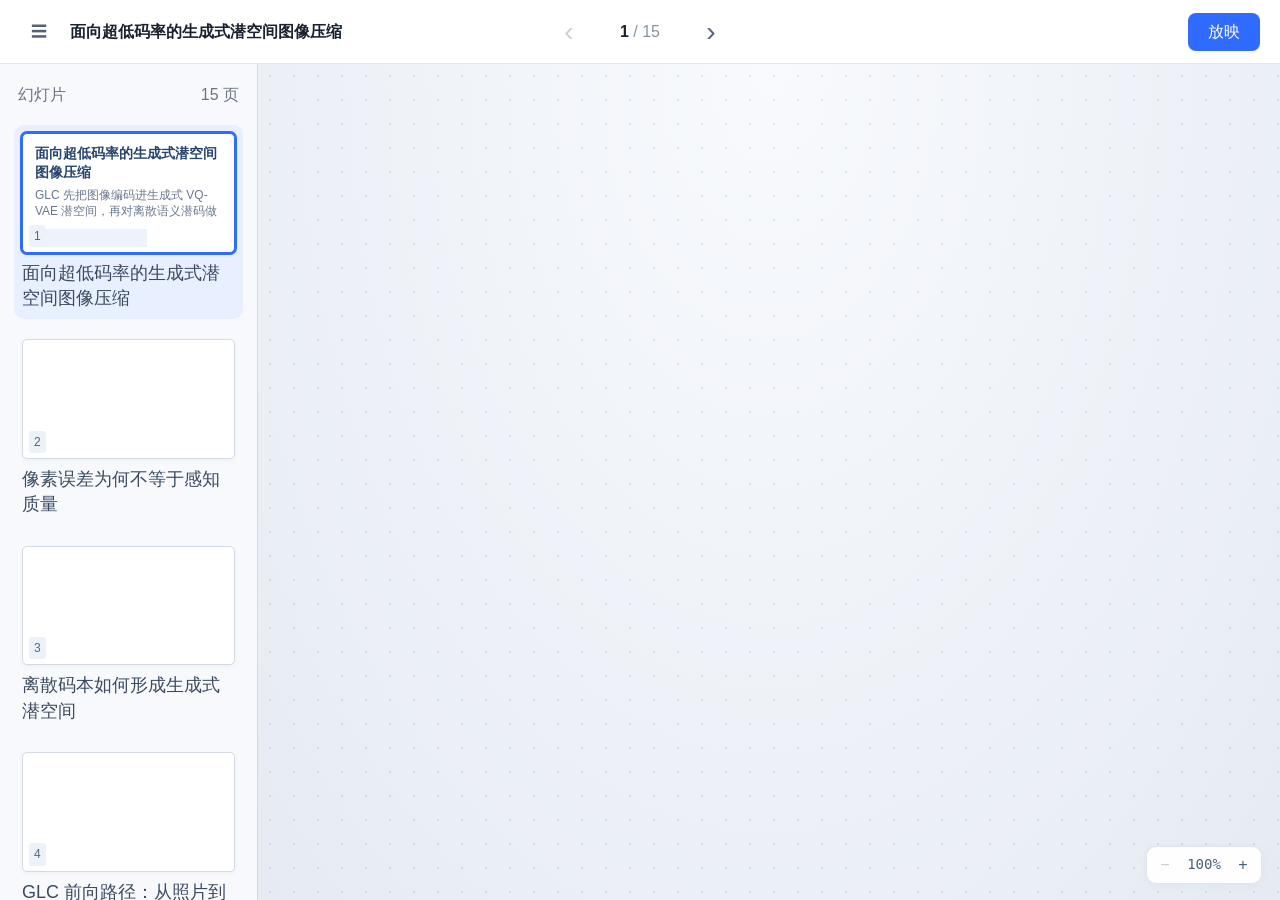
<file: index.html>
<!doctype html><html lang="zh-CN"><meta charset="utf-8"><meta name="viewport" content="width=device-width,initial-scale=1"><meta http-equiv="refresh" content="0;url=./papers/generative_latent_coding_for_ultra_low_bitrate_image_compression/yxy1109/"><title>GLC Interactive Tutorial</title><body><a href="./papers/generative_latent_coding_for_ultra_low_bitrate_image_compression/yxy1109/">Open the interactive tutorial</a></body></html>
</file>
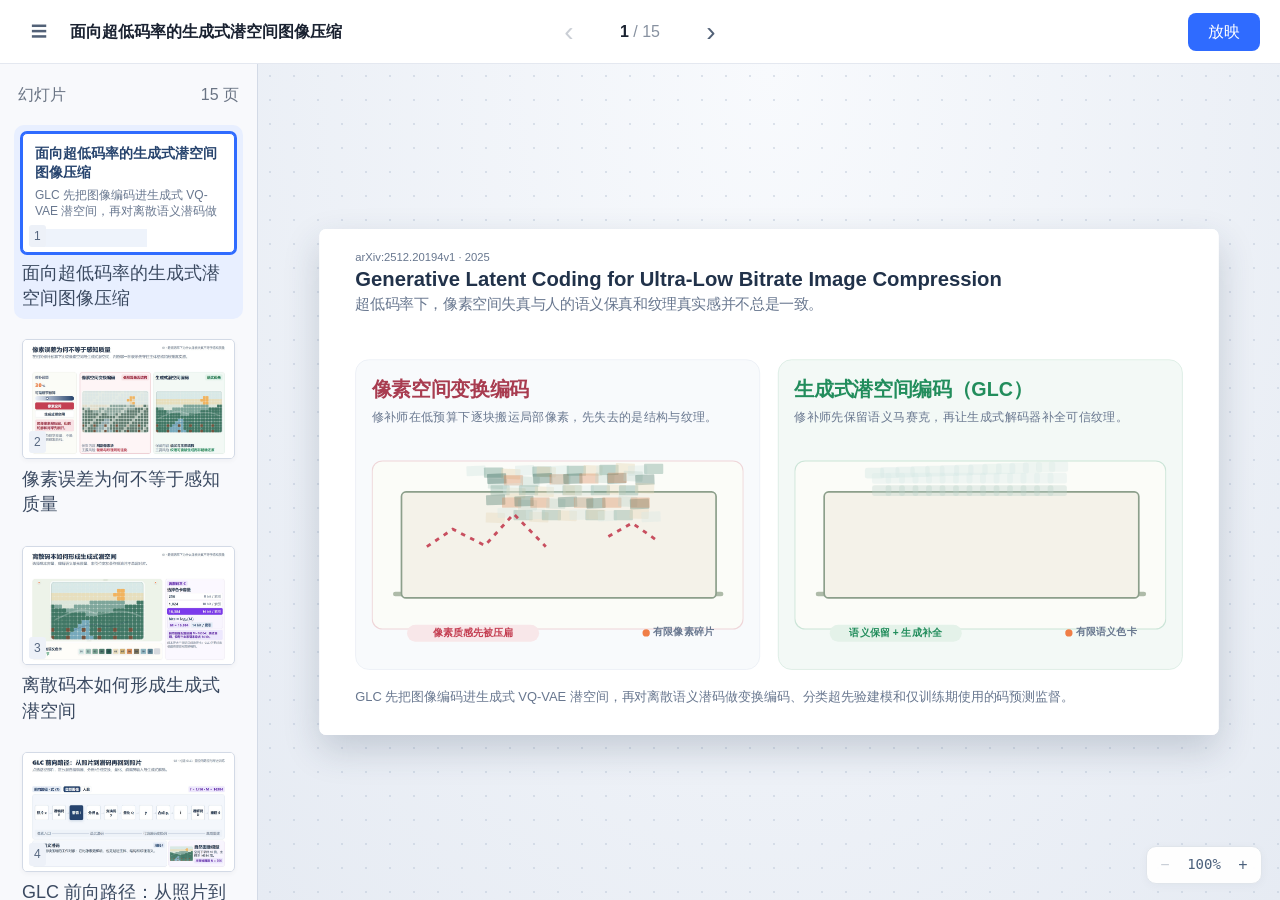
<file: papers/generative_latent_coding_for_ultra_low_bitrate_image_compression/yxy1109/index.html>
<!DOCTYPE html>
<html lang="zh-CN">
  <head>
    <meta charset="UTF-8" />
    <!-- 固定幻灯片画布由 SlideStage 等比缩放至可用视口 -->
    <meta name="viewport" content="width=device-width, initial-scale=1, user-scalable=yes" />
    <title>面向超低码率的生成式潜空间图像压缩 · 交互式教程</title>
    <script type="module" crossorigin src="./assets/index-B8i2TqL6.js"></script>
    <link rel="stylesheet" crossorigin href="./assets/index-Dh8nultm.css">
  </head>
  <body>
    <div id="root"></div>
  </body>
</html>
</file>
<file: papers/generative_latent_coding_for_ultra_low_bitrate_image_compression/yxy1109/assets/index-Dh8nultm.css>
:root{--ppt-body-text: 28px;--ppt-body-heading: 34px;--ppt-body-emphasis: 44px}.ppt-app{position:fixed;top:0;right:0;bottom:0;left:0;display:grid;grid-template-rows:64px minmax(0,1fr);color:#1a2231;background:#eceff5}.ppt-app button{cursor:pointer;font:inherit}.ppt-app button:focus-visible{outline:3px solid #2f6bff;outline-offset:3px}.ppt-toolbar{display:grid;grid-template-columns:minmax(0,1fr) auto minmax(0,1fr);align-items:center;padding:0 20px;gap:16px;background:#fff;border-bottom:1px solid #e4e8f0;font-size:16px}.ppt-toolbar-group,.ppt-pager{display:flex;align-items:center;gap:12px;min-width:0}.ppt-toolbar button,.ppt-fullscreen-nav button,.ppt-notes button{border:0;border-radius:8px;background:transparent;color:#526177;min-width:38px;min-height:38px;padding:4px 10px}.ppt-toolbar button:hover,.ppt-fullscreen-nav button:hover{background:#eef3ff;color:#2455d8}.ppt-app button:disabled{opacity:.3;cursor:default}.ppt-brand{font-weight:650;white-space:nowrap;overflow:hidden;text-overflow:ellipsis}.ppt-tools{justify-content:flex-end}.ppt-toolbar .ppt-present{background:#2f6bff;color:#fff;padding:4px 20px}.ppt-pager{font-variant-numeric:tabular-nums;gap:16px}.ppt-pager>span{min-width:72px;text-align:center}.ppt-pager>span>span{color:#8791a0}.ppt-pager button{font-size:28px}.ppt-workspace{display:flex;min-height:0;min-width:0}.ppt-directory{width:258px;flex:none;min-height:0;background:#f8f9fc;border-right:1px solid #d3dae6;display:flex;flex-direction:column}.ppt-directory-label{flex:none;padding:17px 18px;display:flex;align-items:center;justify-content:space-between;font-size:16px;color:#6a7484}.ppt-directory nav{overflow-y:auto;min-height:0;padding:0 14px 18px;scrollbar-width:thin}.ppt-thumb{display:block;width:100%;border:0;padding:8px;margin:0 0 12px;border-radius:10px;background:transparent;text-align:left}.ppt-thumb:hover{background:#e9edf5}.ppt-thumb.is-active{background:#e8efff}.ppt-thumb-preview{display:block;aspect-ratio:16/9;background:#fff;border:1px solid #d3dae6;border-radius:5px;position:relative;overflow:hidden;box-shadow:0 2px 5px #1a22310a}.ppt-thumb.is-active .ppt-thumb-preview{border-color:#2f6bff;box-shadow:0 0 0 2px #2f6bff}.ppt-thumb-preview img{width:100%;height:100%;object-fit:contain}.ppt-thumb-number{position:absolute;bottom:5px;left:6px;padding:1px 5px;font-size:12px;background:#edf1f8;border-radius:3px;color:#566780}.ppt-thumb-title{display:block;margin-top:8px;color:#3b4a61;font-size:18px;line-height:1.4}.ppt-thumb-summary{display:flex;flex-direction:column;padding:10px 12px;gap:5px;color:#27446e}.ppt-thumb-summary strong{font-size:14px;line-height:1.35}.ppt-thumb-summary>span{font-size:12px;line-height:1.35;max-height:33px;overflow:hidden;color:#68778f}.ppt-thumb-summary i{display:block;width:60%;height:18px;background:#eef3fb;border-left:3px solid #f07e47;margin-top:4px}.ppt-stage-area{flex:1;min-width:0;min-height:0;max-width:none;padding:0;margin:0;position:relative;display:flex;background:radial-gradient(#b8c4d573 1px,transparent 1px),radial-gradient(ellipse at top,#f8fafd,#e6ebf3);background-size:24px 24px,100% 100%}.ppt-stage-area .slide-content{border-radius:12px;box-shadow:0 26px 64px #24365033;background:#fff}.ppt-stage-area.is-presenting{background:#111827;width:100%;height:100%}.ppt-stage-area.is-presenting .slide-content{border-radius:0;box-shadow:none}.ppt-stage-area .slide-zoom-controls{top:auto;bottom:16px;right:18px}.ppt-stage-area .slide-zoom-controls .slide-zoom-reset{font-size:14px}.ppt-notes{width:300px;flex:none;background:#fff;border-left:1px solid #e4e8f0;padding:0 22px 24px;overflow-y:auto}.ppt-notes .ppt-directory-label{padding-left:0;padding-right:0}.ppt-notes h2{font-size:20px;line-height:1.5;margin:16px 0}.ppt-notes p{font-size:17px;line-height:1.85;white-space:pre-wrap}.ppt-notes-next{color:#68778f;border-top:1px solid #e4e8f0;padding-top:20px}.ppt-scrim{display:none}.ppt-fullscreen-nav{position:absolute;bottom:16px;left:50%;transform:translate(-50%);display:flex;align-items:center;gap:12px;background:#fffffff0;padding:4px;border-radius:10px;font-size:16px}.ppt-notice{position:absolute;bottom:64px;left:24px;background:#fff;padding:12px;font-size:16px}.ppt-page{width:1600px;height:900px;position:relative;background:#fff;color:#21324a}.ppt-heading{position:absolute;left:64px;top:42px;width:1472px;height:184px;display:grid;grid-template-columns:minmax(0,1fr) auto;grid-template-rows:min-content min-content;align-content:start;column-gap:28px;row-gap:8px}.ppt-heading-chapter{grid-column:2;grid-row:1;justify-self:end;text-align:right;white-space:nowrap}.ppt-heading-chapter .ppt-type-small{font-size:28px;line-height:1.3}.ppt-heading-title{grid-column:1;grid-row:1;min-width:0}.ppt-heading-goal{grid-column:1 / -1;grid-row:2;min-width:0}.ppt-body{position:absolute;left:64px;top:246px;width:1472px;height:622px;font-size:var(--ppt-body-text);line-height:1.42}.ppt-body .ppt-type-body,.ppt-body .ppt-type-small,.ppt-body .ppt-type-subtitle{font-size:var(--ppt-body-text)}.ppt-body .ppt-type-h2,.ppt-body .ppt-type-h3{font-size:var(--ppt-body-heading)}.ppt-body .ppt-type-display,.ppt-body .ppt-type-h1{font-size:var(--ppt-body-emphasis)}.ppt-layout{width:100%;height:100%;min-width:0;min-height:0}.ppt-type{margin:0;padding:0;color:inherit}.ppt-type-display{font-size:60px;line-height:1.25;font-weight:800}.ppt-type-h1{font-size:52px;line-height:1.25;font-weight:800}.ppt-type-h2{font-size:40px;line-height:1.22;font-weight:800}.ppt-type-h3{font-size:35px;line-height:1.35;font-weight:800}.ppt-type-subtitle{font-size:32px;line-height:1.6;font-weight:500}.ppt-type-body{font-size:29px;line-height:1.7;font-weight:500}.ppt-type-small{font-size:23px;line-height:1.7;font-weight:500}.ppt-muted{color:#68778f}.ppt-body canvas{max-width:100%}.ppt-capture{width:1600px;height:900px;overflow:hidden;background:#fff}.ppt-capture>section{width:1600px;height:900px}.ppt-cover{width:1600px;height:900px;background:#fff;position:relative;color:#21324a}.ppt-cover-top{position:absolute;left:64px;top:36px;width:1472px;height:190px;display:flex;flex-direction:column;gap:10px}.ppt-cover-top .ppt-type-display{font-size:52px}.ppt-cover-top.is-long-title .ppt-type-display{font-size:42px;line-height:1.14}.ppt-cover-top.is-very-long-title .ppt-type-display{font-size:36px;line-height:1.12}.ppt-cover-comparison{position:absolute;left:64px;top:232px;width:1472px;height:552px;display:grid;grid-template-columns:1fr 1fr;gap:32px}.ppt-cover-panel{padding:28px;border:1px solid #e2e8f0;border-radius:24px;background:#f8fafc;display:grid;grid-template-rows:100px minmax(0,1fr);gap:8px}.ppt-cover-panel.is-new{background:#f3f9f6;border-color:#cce5d8}.ppt-cover-panel.is-old h3{color:#a83c50}.ppt-cover-panel.is-new h3{color:#228d5c}.ppt-cover-panel-heading{display:flex;flex-direction:column;gap:12px}.ppt-cover-animation{min-height:0;min-width:0}.ppt-cover-animation>*{max-width:100%}.ppt-cover-animation canvas{max-width:100%;height:auto}.ppt-cover-footer{position:absolute;left:64px;top:800px;width:1472px;height:64px;display:flex;align-items:center;justify-content:space-between}@media(max-width:1100px){.ppt-notes{position:absolute;right:0;top:64px;bottom:0;z-index:30;box-shadow:-8px 0 30px #1a223115}}@media(max-width:768px){.ppt-toolbar{padding:0 8px;gap:4px;grid-template-columns:42px minmax(0,1fr) auto}.ppt-brand{display:none}.ppt-pager{justify-content:center;gap:4px}.ppt-tools{gap:2px}.ppt-toolbar .ppt-present{padding:4px 10px}.ppt-directory{position:absolute;top:64px;bottom:0;left:0;z-index:50;width:min(280px,82vw);box-shadow:8px 0 30px #1a223122}.ppt-scrim{display:block;position:absolute;top:64px;right:0;bottom:0;left:0;z-index:40;border:0;border-radius:0;background:#1a223144}}:root{--ui-bg-page: #eef2f7;--ui-bg-page-top: #f7f9fc;--ui-bg-card: #ffffff;--ui-bg-soft: #eef3fb;--ui-bg-muted: #f6f8fc;--ui-text-main: #21324a;--ui-text-muted: #68778f;--ui-text-light: #8b97ab;--ui-border: #d7deea;--ui-border-strong: #9fb0c8;--ui-accent: #27446e;--ui-accent-alt: #f07e47;--ui-success: #228d5c;--ui-warning: #c07100;--ui-danger: #c43f52;--bg: var(--ui-bg-page);--paper: var(--ui-bg-card);--paper-2: var(--ui-bg-muted);--ink: var(--ui-text-main);--ink-2: var(--ui-text-muted);--slate: var(--ui-text-muted);--slate-2: var(--ui-text-light);--line: var(--ui-border);--line-2: var(--ui-border-strong);--blue: var(--ui-accent);--blue-soft: var(--ui-bg-soft);--green: var(--ui-success);--green-soft: rgba(34, 141, 92, .12);--orange: var(--ui-accent-alt);--orange-soft: rgba(240, 126, 71, .12);--purple: #7c3aed;--purple-soft: #f5f3ff;--red: var(--ui-danger);--red-soft: rgba(196, 63, 82, .1);--yellow: var(--ui-warning);--yellow-soft: rgba(192, 113, 0, .14);--olive: var(--ui-success);--sky: #4f7fb5;--rust: var(--ui-accent-alt);--accent: var(--ui-accent);--bad: var(--ui-danger);--ui-shadow-soft: 0 12px 34px rgba(25, 42, 70, .08);--ui-shadow-hover: 0 16px 40px rgba(25, 42, 70, .12);--shadow: var(--ui-shadow-soft);--shadow-soft: 0 4px 14px rgba(25, 42, 70, .05);--shadow-hover: var(--ui-shadow-hover);--ui-radius-xl: 24px;--ui-radius-lg: 18px;--ui-radius-md: 12px;--ui-radius-sm: 8px;--ui-radius-pill: 999px;--radius: var(--ui-radius-lg);--radius-sm: var(--ui-radius-md);--ui-font-sans: "Segoe UI", "PingFang SC", "Hiragino Sans GB", Arial, sans-serif;--ui-font-mono: "Cascadia Code", "SFMono-Regular", Consolas, monospace;--ui-type-display-size: clamp(2.25rem, 4vw, 2.625rem);--ui-type-display-weight: 800;--ui-type-display-line-height: 1.08;--ui-type-display-letter-spacing: -.03em;--ui-type-h1-size: clamp(2rem, 3.5vw, 2.25rem);--ui-type-h1-weight: 800;--ui-type-h1-line-height: 1.12;--ui-type-h1-letter-spacing: -.02em;--ui-type-h2-size: clamp(1.5rem, 3vw, 1.75rem);--ui-type-h2-weight: 800;--ui-type-h2-line-height: 1.22;--ui-type-h2-letter-spacing: -.01em;--ui-type-h3-size: 1.5rem;--ui-type-h3-weight: 800;--ui-type-h3-line-height: 1.35;--ui-type-subtitle-size: 1.375rem;--ui-type-subtitle-weight: 500;--ui-type-subtitle-line-height: 1.6;--ui-type-body-size: 1.25rem;--ui-type-body-weight: 500;--ui-type-body-line-height: 1.7;--ui-type-body-small-size: 1rem;--ui-type-body-small-weight: 500;--ui-type-body-small-line-height: 1.7;--ui-type-formula-size: var(--ui-type-subtitle-size);--ui-type-formula-weight: 700;--ui-type-formula-line-height: 1.35;--ease-out: cubic-bezier(.16, 1, .3, 1);--ease-in-out: cubic-bezier(.65, 0, .35, 1);--ease-spring: cubic-bezier(.34, 1.56, .64, 1);--t-fast: .16s;--t-med: .28s;--t-slow: .48s}*{box-sizing:border-box;margin:0;padding:0}html{scroll-behavior:smooth}body{min-width:320px;font-family:var(--ui-font-sans);background:radial-gradient(circle at top left,rgba(39,68,110,.06),transparent 30%),linear-gradient(180deg,var(--ui-bg-page-top) 0%,var(--ui-bg-page) 100%);color:var(--ink);font-size:var(--ui-type-body-size);font-weight:var(--ui-type-body-weight);line-height:var(--ui-type-body-line-height);-webkit-font-smoothing:antialiased}a{color:var(--blue);text-decoration:none}a:hover{text-decoration:underline}p{margin:.7em 0}button,input,select,textarea{font:inherit}button{transition:transform var(--t-fast) var(--ease-out),box-shadow var(--t-fast) var(--ease-out),background-color var(--t-fast) var(--ease-out),border-color var(--t-fast) var(--ease-out),color var(--t-fast) var(--ease-out)}button{cursor:pointer}button:active{transform:translateY(0) scale(.97)}button:focus-visible,[tabindex]:focus-visible,a:focus-visible,input:focus-visible{outline:3px solid rgba(39,68,110,.4);outline-offset:3px;border-radius:inherit}canvas{display:block;max-width:100%;margin:8px auto;background:var(--paper);border:1px solid var(--line);border-radius:var(--ui-radius-sm)}input[type=range]{-webkit-appearance:none;-moz-appearance:none;appearance:none;width:100%;height:6px;background:linear-gradient(90deg,var(--blue-soft),var(--blue));border-radius:var(--ui-radius-pill);outline:none;cursor:pointer}input[type=range]::-webkit-slider-thumb{-webkit-appearance:none;-moz-appearance:none;appearance:none;width:20px;height:20px;background:#fff;border:3px solid var(--blue);border-radius:50%;box-shadow:0 2px 8px #192a4633;transition:transform var(--t-fast) var(--ease-spring)}input[type=range]::-webkit-slider-thumb:hover{transform:scale(1.15)}input[type=range]::-moz-range-thumb{width:20px;height:20px;background:#fff;border:3px solid var(--blue);border-radius:50%;box-shadow:0 2px 8px #192a4633}.formula-explain{position:relative;margin:14px 0;padding:20px;background:linear-gradient(135deg,var(--blue-soft) 0%,var(--green-soft) 100%);border:1px solid var(--line);border-radius:var(--radius-sm);text-align:center}.fe-formula{display:inline-block;margin:4px 0;padding:12px 22px;background:#fff;border:1px solid var(--line);border-radius:var(--ui-radius-sm);color:var(--blue);font-family:"Cambria Math",Georgia,serif;font-size:var(--ppt-body-emphasis);font-weight:var(--ui-type-formula-weight);line-height:var(--ui-type-formula-line-height);max-width:100%;overflow-wrap:anywhere}.formula-symbol{cursor:help;border-bottom:1px dotted currentColor;border-radius:3px;touch-action:manipulation}.formula-symbol:hover,.formula-symbol:focus-visible{background:var(--blue-soft);outline:2px solid var(--blue);outline-offset:3px}.formula-symbol-tooltip{position:fixed;z-index:10000;box-sizing:border-box;width:max-content;max-width:min(480px,calc(100vw - 24px));padding:12px 16px;background:#fff;color:var(--ink);border:1px solid var(--line);border-radius:var(--radius-sm);box-shadow:var(--shadow-soft);font-family:var(--ui-font-body, sans-serif);font-size:var(--ppt-body-text);font-weight:400;line-height:1.4;overflow-wrap:anywhere;text-align:left}.dl-related-section{position:absolute;top:42px;right:64px;bottom:42px;left:64px;margin:0;padding:24px;background:var(--paper);border:1px solid var(--line);border-radius:var(--radius);box-shadow:var(--shadow-soft)}.dl-related-section h3{margin:0 0 6px;color:var(--ink);font-size:var(--ppt-body-heading);font-weight:var(--ui-type-h2-weight);letter-spacing:var(--ui-type-h2-letter-spacing);line-height:var(--ui-type-h2-line-height)}.dl-related-section>p{margin:0 0 14px;color:var(--ink-2);font-size:var(--ppt-body-text);font-weight:var(--ui-type-body-small-weight)}.dl-video-strip{display:grid;grid-template-columns:repeat(4,minmax(0,1fr));gap:24px}a.dl-video-card{display:grid;position:relative;gap:7px;min-width:0;padding:0;background:transparent;border:0;border-radius:var(--ui-radius-sm);color:inherit;text-decoration:none}.dl-video-link-cover{display:grid;position:relative;overflow:hidden;place-items:center;width:100%;aspect-ratio:16 / 9;background:linear-gradient(135deg,#1f385d 0%,var(--ui-accent) 100%);border-radius:var(--ui-radius-sm);box-shadow:0 8px 18px #21324a14}a.dl-video-card:hover .dl-video-link-cover{transform:translateY(-2px);box-shadow:0 12px 24px #121f3038}.dl-video-cover-img{position:absolute;top:0;right:0;bottom:0;left:0;width:100%;height:100%;object-fit:cover;opacity:0;transition:opacity var(--t-med) var(--ease-out)}.dl-video-link-cover.is-loaded .dl-video-cover-img{opacity:1}.dl-video-link-cover.is-loaded{background:linear-gradient(135deg,#1f385d 0%,var(--ui-accent) 100%)}.dl-video-play{display:grid;position:relative;z-index:2;width:44px;height:44px;place-items:center;background:#27446ee0;border:1px solid rgba(255,255,255,.68);border-radius:50%;box-shadow:0 6px 16px #121f303d;color:#fff;font-size:17px;line-height:1;text-indent:3px}.dl-video-badge,.dl-video-link-tag{position:absolute;left:8px;bottom:8px;z-index:3;padding:3px 8px;background:#121f30a8;border-radius:4px;color:#fff;font-size:var(--ppt-body-text);font-weight:var(--ui-type-body-small-weight);letter-spacing:0}.dl-video-duration{position:absolute;right:8px;bottom:8px;z-index:3;padding:2px 6px;background:#121f30c7;border-radius:4px;color:#fff;font-family:var(--ui-font-mono);font-size:var(--ppt-body-text);font-weight:var(--ui-type-body-small-weight)}.dl-video-card strong{display:-webkit-box;overflow:hidden;color:var(--blue);font-size:var(--ppt-body-text);font-weight:var(--ui-type-body-small-weight);line-height:var(--ui-type-body-small-line-height);-webkit-box-orient:vertical;-webkit-line-clamp:3}.dl-video-meta{display:flex;align-items:center;gap:8px;color:var(--slate-2);font-size:var(--ppt-body-text);font-weight:var(--ui-type-body-small-weight);line-height:var(--ui-type-body-small-line-height)}.dl-video-meta .views:before{content:"▶ "}.dl-video-pagination{display:flex;justify-content:center;align-items:center;gap:24px;margin-top:28px;font-size:var(--ppt-body-text)}.dl-video-pagination button{padding:10px 20px;background:var(--paper);color:var(--blue);border:1px solid var(--line);border-radius:var(--radius-sm)}.dl-video-pagination button:disabled{opacity:.4;cursor:default}@media(prefers-reduced-motion:reduce){html{scroll-behavior:auto}*,*:before,*:after{animation-duration:.01ms!important;animation-iteration-count:1!important;transition-duration:.01ms!important}}.paper-figure{margin:14px 0;text-align:center}.paper-figure img{max-width:100%;border:1px solid var(--line);border-radius:var(--ui-radius-sm);background:#fff}.paper-figure figcaption{margin-top:6px;color:var(--slate);font-size:var(--ppt-body-text);font-weight:var(--ui-type-body-small-weight);line-height:var(--ui-type-body-small-line-height)}html{touch-action:pan-x pan-y pinch-zoom}html,body,#root{width:100%;height:100%;min-width:0;overflow:hidden}.slide-viewport{flex:1;min-height:0;min-width:0;display:flex;align-items:center;justify-content:center;overflow:hidden}.slide-content{position:absolute;max-width:none;margin:0;padding:0;animation:none;background:var(--paper);overflow:hidden}.slide-viewport{position:relative;touch-action:none}.slide-viewport.is-zoomed{cursor:grab}.slide-viewport.is-zoomed:active{cursor:grabbing}.slide-zoom-controls{position:absolute;z-index:10;right:8px;top:8px;display:flex;align-items:center;padding:3px;border:1px solid #e0e5eb;border-radius:10px;background:#fffffff2;box-shadow:0 2px 10px #1f31490a}.slide-zoom-controls button{display:grid;place-items:center;height:30px;min-width:30px;padding:0 6px;border:0;border-radius:7px;background:transparent;color:#4b607c;font-size:16px}.slide-zoom-controls button:hover:not(:disabled){background:#edf2f8}.slide-zoom-controls button:disabled{opacity:.3;cursor:default}.slide-zoom-controls .slide-zoom-reset{font-family:var(--ui-font-mono);font-size:11px;min-width:48px}:root{--ppt-body-text: 28px;--ppt-body-heading: 34px;--ppt-body-emphasis: 44px;--paper-scene-bg: #f5f8f0;--paper-studio: #fffdf8;--paper-support: #b8c9a7;--paper-contour: #76906a;--paper-border: #d7deea;--paper-muted: #68778f;--paper-ink: #21324a}.glc-scene,.glc-scene *{box-sizing:border-box}.glc-scene{width:100%;height:100%;min-width:0;min-height:0;color:var(--paper-ink);font-family:var(--ui-font-sans);font-size:var(--ppt-body-text);line-height:1.34}.glc-scene h3,.glc-scene p{margin:0}.glc-scene h3{font-size:var(--ppt-body-heading);line-height:1.18;font-weight:800}.glc-scene button{font-family:inherit;font-size:var(--ppt-body-text);color:var(--paper-ink)}.glc-scene button:focus-visible,.glc-scene input:focus-visible{outline:3px solid var(--orange);outline-offset:3px}.glc-panel{min-width:0;min-height:0;border:1px solid var(--paper-border);border-radius:18px;background:#fffdf8eb}.glc-panel.is-blue{border-color:#bfd0e6;background:#f4f8fd}.glc-panel.is-green{border-color:#bfdbc9;background:#f3faf6}.glc-panel.is-red{border-color:#e9c5cb;background:#fdf5f6}.glc-panel.is-orange{border-color:#edd0bd;background:#fff8f2}.glc-panel.is-purple{border-color:#d7c9f3;background:#f8f5ff}.glc-badge{display:inline-flex;align-items:center;justify-content:center;width:fit-content;min-height:46px;padding:4px 14px;border-radius:10px;font-size:var(--ppt-body-text);font-weight:800;line-height:1.1;white-space:nowrap}.glc-badge.is-blue{color:#27446e;background:#e7eef8}.glc-badge.is-green{color:#147347;background:#e2f3e9}.glc-badge.is-red{color:#a5273d;background:#f8e2e6}.glc-badge.is-orange{color:#a54d1f;background:#fde9dd}.glc-badge.is-purple{color:#5e24b6;background:#eee7ff}.glc-code-chip{display:inline-flex;align-items:center;width:fit-content;min-height:42px;padding:2px 11px;border-radius:9px;font-size:var(--ppt-body-text);font-weight:750;line-height:1.15;white-space:nowrap}.glc-code-chip.is-blue{color:#27446e;background:#e8eff9}.glc-code-chip.is-green{color:#147347;background:#e3f4ea}.glc-code-chip.is-red{color:#a5273d;background:#f9e4e7}.glc-code-chip.is-orange{color:#a64e20;background:#fde9dd}.glc-code-chip.is-purple{color:#5e24b6;background:#eee8ff}.glc-code-chip.is-neutral{color:#526177;background:#eef1f5}.glc-kicker,.glc-section-label{display:block;color:var(--paper-muted);font-size:var(--ppt-body-text);font-weight:700}.glc-note{color:var(--paper-muted);font-size:var(--ppt-body-text);line-height:1.25}.glc-feedback{padding:12px 14px;border-radius:12px;font-size:var(--ppt-body-text);font-weight:720;line-height:1.28}.glc-feedback.is-blue{color:#27446e;background:#e8eff9}.glc-feedback.is-green{color:#176b45;background:#e3f4ea}.glc-feedback.is-red{color:#9f2b3f;background:#f9e3e7}.glc-feedback.is-orange{color:#9a4b1d;background:#fde9dd}.glc-feedback.is-purple{color:#5c24b0;background:#eee8ff}.glc-huge-number{display:block;color:var(--blue);font-size:var(--ppt-body-emphasis);line-height:1;font-weight:850;font-variant-numeric:tabular-nums}.glc-huge-number small{margin-left:4px;color:var(--paper-muted);font-size:var(--ppt-body-text)}.glc-range-label{display:flex;flex-direction:column;gap:10px;color:#405169;font-size:var(--ppt-body-text);font-weight:700}.glc-range-label input[type=range]{width:100%;height:34px;margin:0;accent-color:var(--orange);cursor:pointer;touch-action:none}.glc-segmented{display:grid;gap:8px}.glc-segmented button{min-height:58px;border:1px solid var(--paper-border);border-radius:11px;background:#fff;font-weight:750}.glc-segmented button.is-active{border-color:var(--blue);color:#fff;background:var(--blue)}.glc-segmented button.is-active.is-red{border-color:var(--red);background:var(--red)}.glc-segmented button.is-active.is-green{border-color:var(--green);background:var(--green)}.glc-segmented button.is-active.is-purple{border-color:var(--purple);background:var(--purple)}.glc-segmented.is-small{display:flex;gap:6px}.glc-segmented.is-small button{min-height:44px;padding:2px 12px;font-size:var(--ppt-body-text)}.glc-card-title{display:flex;align-items:center;justify-content:space-between;gap:12px;min-width:0}.glc-card-title>span:first-child{font-size:var(--ppt-body-heading);line-height:1.15;font-weight:800}.glc-formula{color:var(--blue);font-family:"Cambria Math",Times New Roman,serif;font-size:var(--ppt-body-emphasis);line-height:1.24;font-weight:700}.glc-formula.is-small{font-size:var(--ppt-body-heading)}.glc-mosaic{display:block;width:100%;height:auto;max-height:100%}.glc-metric-row{min-width:0}.glc-metric-label{display:flex;justify-content:space-between;gap:12px;color:#3d5069;font-size:var(--ppt-body-text);font-weight:750}.glc-metric-label b{font-variant-numeric:tabular-nums;white-space:nowrap}.glc-metric-track{height:26px;margin-top:5px;border-radius:7px;background:#e9edf2;overflow:hidden}.glc-metric-track span{display:block;min-width:3px;height:100%;border-radius:7px;background:var(--red)}.glc-metric-row.is-green .glc-metric-track span{background:var(--green)}.glc-metric-row.is-orange .glc-metric-track span{background:var(--orange)}.glc-metric-row.is-purple .glc-metric-track span{background:var(--purple)}.glc-metric-row.is-blue .glc-metric-track span{background:var(--blue)}.glc-metric-row p,.glc-metric-rule{margin-top:4px;color:var(--paper-muted);font-size:var(--ppt-body-text);line-height:1.2}.glc-path-arrow{color:#8190a5;font-size:var(--ppt-body-text);font-weight:800}.glc-cover-widget{width:100%;height:100%}.glc-cover-widget svg{display:block;width:100%;height:100%}.glc-problem{display:grid;grid-template-columns:340px minmax(0,1fr);gap:22px}.glc-problem-controls{display:flex;flex-direction:column;gap:14px;min-height:0;padding:20px;border:1px solid #d8e1d2;border-radius:20px;background:#fbfcf8}.glc-problem-controls .glc-huge-number{color:var(--orange)}.glc-problem-controls .glc-segmented button{min-height:54px}.glc-problem-compare{display:grid;grid-template-columns:repeat(2,minmax(0,1fr));gap:18px;min-width:0;min-height:0}.glc-compare-card{display:grid;grid-template-rows:auto minmax(0,1fr) auto;gap:10px;min-width:0;min-height:0;padding:15px}.glc-compare-card.is-selected{box-shadow:inset 0 0 0 4px #27446e21}.glc-compare-card.is-selected.is-red{box-shadow:inset 0 0 0 4px #c43f5233}.glc-compare-card.is-selected.is-green{box-shadow:inset 0 0 0 4px #228d5c33}.glc-compare-card .glc-mosaic{align-self:center;max-height:352px}.glc-stat-line{display:grid;grid-template-columns:auto 1fr;gap:2px 10px;color:var(--paper-muted);font-size:var(--ppt-body-text);line-height:1.2}.glc-stat-line b{color:var(--paper-ink)}.glc-stat-line b.is-red{color:var(--red)}.glc-stat-line b.is-green{color:var(--green)}.glc-latent-page{display:grid;grid-template-columns:minmax(0,1fr) 455px;gap:22px}.glc-latent-stage{display:grid;grid-template-rows:minmax(0,1fr) 130px;gap:12px;min-width:0;min-height:0}.glc-easel{position:relative;display:flex;align-items:center;justify-content:center;min-width:0;min-height:0;padding:16px 28px 8px;border-radius:22px;background:linear-gradient(105deg,transparent 48%,rgba(118,144,106,.12) 49%,rgba(118,144,106,.12) 51%,transparent 52%),#eef3e9}.glc-easel .glc-mosaic{width:100%;height:100%}.glc-pin{position:absolute;top:19px;width:18px;height:18px;border:4px solid #fff;border-radius:50%;background:var(--orange);box-shadow:0 3px 7px #2f3d4a33}.glc-pin.is-left{left:42px}.glc-pin.is-right{right:42px}.glc-swatch-tray{display:grid;grid-template-columns:320px 1fr;align-items:center;gap:14px;padding:12px 16px}.glc-tray-title{display:flex;flex-direction:column;gap:2px;font-weight:750}.glc-tray-title b{color:var(--green);font-size:var(--ppt-body-text)}.glc-swatch-grid{display:grid;grid-template-columns:repeat(12,1fr);gap:6px}.glc-swatch-grid span{display:flex;align-items:center;justify-content:center;aspect-ratio:1;border:3px solid transparent;border-radius:8px;color:transparent;opacity:.18;font-size:18px;font-weight:900}.glc-swatch-grid span.is-used{border-color:#fff;color:#21324ab3;opacity:1;box-shadow:0 3px 8px #24365022}.glc-latent-side{display:flex;flex-direction:column;gap:11px;min-height:0;padding:18px;border:1px solid #ded6ef;border-radius:20px;background:#fbf9ff}.glc-book-options{display:grid;gap:8px}.glc-book-options button{display:grid;grid-template-columns:1fr auto;align-items:center;min-height:64px;padding:7px 13px;border:1px solid #d9d0ea;border-radius:11px;background:#fff;text-align:left}.glc-book-options button b{font-size:var(--ppt-body-heading)}.glc-book-options button span{color:var(--paper-muted);font-size:var(--ppt-body-text)}.glc-book-options button.is-active{border-color:var(--purple);color:#fff;background:var(--purple)}.glc-book-options button.is-active span{color:#fff}.glc-formula-card{padding:12px 14px}.glc-formula-card p{display:flex;gap:6px;margin-top:4px}.glc-architecture-page{display:grid;grid-template-rows:60px 342px minmax(0,1fr);gap:10px}.glc-architecture-toolbar{display:flex;align-items:center;gap:16px;min-width:0}.glc-toolbar-note{margin-left:auto;padding:5px 12px;border-radius:9px;color:#5e24b6;background:#eee8ff;font-weight:750;white-space:nowrap}.glc-path-board{display:grid;grid-template-rows:minmax(0,1fr) 54px;gap:10px;padding:18px}.glc-path-row{display:flex;align-items:center;gap:3px;min-width:0}.glc-path-node{flex:1;min-width:0;height:114px;padding:6px;border:2px solid #c8d5e4;border-radius:12px;background:#fff;font-size:var(--ppt-body-text);line-height:1.12;font-weight:750}.glc-path-node.is-active{border-color:var(--blue);color:#fff;background:var(--blue);box-shadow:0 7px 18px #27446e30}.glc-mini-stream{display:flex;align-items:center;gap:8px;padding:3px 18px;border-radius:10px;color:var(--paper-muted);background:#edf3f9;font-size:var(--ppt-body-text)}.glc-mini-stream i{flex:1;height:3px;border-radius:3px;background:#b6c5d8}.glc-architecture-bottom{display:grid;grid-template-columns:minmax(0,1fr) 460px;gap:12px;min-height:0}.glc-part-explainer{display:flex;flex-direction:column;gap:5px;padding:13px 16px}.glc-part-explainer p{line-height:1.2}.glc-part-explainer .glc-formula{margin-top:auto}.glc-config-card{display:grid;grid-template-columns:210px 1fr;align-items:center;gap:12px;padding:10px}.glc-config-card .glc-mosaic{height:100%}.glc-config-card strong{font-size:var(--ppt-body-heading)}.glc-config-card p{margin:3px 0 5px;line-height:1.2}.glc-stage-page{display:grid;grid-template-columns:310px minmax(0,1fr);gap:18px}.glc-stage-menu{display:flex;flex-direction:column;gap:9px;padding:17px;border:1px solid #c9dbe8;border-radius:20px;background:#f6fafd}.glc-stage-menu>button{display:flex;flex-direction:column;align-items:flex-start;min-height:77px;padding:8px 13px;border:1px solid #ccd9e6;border-radius:11px;background:#fff}.glc-stage-menu>button span{color:var(--paper-muted);font-size:var(--ppt-body-text);font-weight:800}.glc-stage-menu>button b{font-size:var(--ppt-body-text)}.glc-stage-menu>button.is-active{border-color:var(--blue);color:#fff;background:var(--blue)}.glc-stage-menu>button.is-active span{color:#fff}.glc-stage-main{display:grid;grid-template-rows:330px minmax(0,1fr);gap:14px;min-width:0;min-height:0}.glc-stage-network{display:grid;grid-template-rows:auto 1fr 82px 42px;gap:7px;padding:14px 17px}.glc-network-row,.glc-hyper-branch{display:flex;align-items:center;justify-content:center;gap:4px;min-width:0}.glc-network-block{display:flex;flex-direction:column;align-items:center;justify-content:center;flex:1;min-width:0;min-height:94px;padding:5px;border:2px solid #d2dbe5;border-radius:12px;background:#f5f7fa}.glc-network-block b{font-size:var(--ppt-body-heading)}.glc-network-block span{color:var(--paper-muted);font-size:var(--ppt-body-text)}.glc-network-block.is-trainable{border-color:var(--green);background:#e7f5ed}.glc-network-block.is-frozen{border-style:dashed;color:#8e9bae;background:#eef1f5}.glc-network-block.is-neutral{border-color:#adc4da;background:#edf4fb}.glc-network-block.is-purple{flex:0 0 116px;min-height:68px;border-color:#d3c3f0;color:#5c24b0;background:#f2ecff}.glc-hyper-branch{position:relative;transform:translate(80px)}.glc-stage-caption{color:var(--paper-muted);text-align:center;font-size:var(--ppt-body-text)}.glc-stage-bottom{display:grid;grid-template-columns:minmax(0,1fr) 420px;gap:14px;min-height:0}.glc-loss-card{display:flex;flex-direction:column;gap:6px;padding:13px 16px}.glc-loss-lines{display:flex;flex-direction:column;gap:5px;color:var(--blue);font-family:"Cambria Math",Times New Roman,serif;font-size:var(--ppt-body-text);line-height:1.24}.glc-stage-visual{display:grid;grid-template-columns:1fr 150px;align-items:center;gap:10px;padding:8px}.glc-stage-visual .glc-mosaic{height:100%}.glc-stage-visual strong{display:block;color:var(--green);font-size:var(--ppt-body-heading)}.glc-stage-visual p{color:var(--paper-muted);line-height:1.2}.glc-transform-page{display:grid;grid-template-columns:490px minmax(0,1fr);gap:20px}.glc-transform-control{display:flex;flex-direction:column;gap:10px;padding:18px}.glc-transform-art{flex:1;min-height:0}.glc-transform-art .glc-mosaic{width:100%;height:100%}.glc-transform-main{display:grid;grid-template-rows:315px minmax(0,1fr);gap:14px;min-width:0;min-height:0}.glc-transform-columns{display:grid;grid-template-columns:repeat(2,minmax(0,1fr));gap:14px;min-height:0}.glc-token-panel{display:grid;grid-template-rows:auto 1fr auto;gap:8px;padding:13px 15px}.glc-token-panel p{color:var(--paper-muted);font-size:var(--ppt-body-text);line-height:1.2}.glc-token-grid{display:grid;grid-template-columns:repeat(10,1fr);grid-template-rows:repeat(4,1fr);align-self:center;gap:5px;width:100%;height:122px}.glc-token-grid span{border-radius:5px;background:#e4e9ee}.glc-token-grid.is-residual span.is-live{box-shadow:inset 0 0 0 2px #fff}.glc-transform-evidence{display:grid;grid-template-columns:minmax(0,1.2fr) minmax(0,.8fr) 220px;gap:12px;padding:13px 16px}.glc-evidence-copy p{margin-top:6px;font-size:var(--ppt-body-text);line-height:1.25}.glc-evidence-copy p b{color:var(--green);font-size:var(--ppt-body-heading)}.glc-tech-note{align-self:end;padding:8px 10px;border-radius:9px;color:var(--paper-muted);background:#edf1f4;font-size:var(--ppt-body-text);font-weight:700;line-height:1.2}.glc-hyper-page{display:grid;grid-template-columns:310px minmax(0,1fr);gap:18px}.glc-hyper-menu{display:flex;flex-direction:column;gap:10px;padding:17px;border:1px solid #ddd3f0;border-radius:20px;background:#faf8ff}.glc-hyper-menu>button{display:flex;flex-direction:column;align-items:flex-start;min-height:91px;padding:9px 13px;border:1px solid #d9cdea;border-radius:11px;background:#fff}.glc-hyper-menu>button span{font-size:var(--ppt-body-heading);font-weight:800}.glc-hyper-menu>button b{color:var(--paper-muted);font-size:var(--ppt-body-text)}.glc-hyper-menu>button.is-active{border-color:var(--purple);color:#fff;background:var(--purple)}.glc-hyper-menu>button.is-active b{color:#fff}.glc-hyper-menu>button.is-active.is-red{border-color:var(--red);background:var(--red)}.glc-hyper-note{padding:10px;border-radius:10px;color:var(--paper-muted);background:#f0ebf8;font-size:var(--ppt-body-text);line-height:1.25}.glc-hyper-note b{color:var(--purple)}.glc-hyper-visual{display:grid;grid-template-rows:325px minmax(0,1fr);gap:14px;min-width:0;min-height:0}.glc-hyper-workbench{display:grid;grid-template-rows:1fr 64px;gap:7px;padding:14px 17px}.glc-workbench-top{display:grid;grid-template-columns:390px 58px minmax(0,1fr);align-items:center;gap:12px;min-height:0}.glc-paper-sheet{position:relative;height:205px;padding:11px;border:1px solid #d6cdbf;border-radius:9px;background:#fffdf3;transform:rotate(-1deg);box-shadow:0 8px 18px #3e4b3822}.glc-paper-scene{position:relative;height:145px;overflow:hidden;border-radius:4px;background:#e4efed}.glc-paper-sun{position:absolute;right:35px;top:21px;width:43px;height:43px;border-radius:50%;background:#f0b565}.glc-paper-hill{position:absolute;bottom:-35px;width:250px;height:125px;border-radius:50% 50% 0 0;background:#6f9985;transform:rotate(8deg)}.glc-paper-hill.is-one{left:-30px}.glc-paper-hill.is-two{right:-78px;bottom:-48px;background:#477565;transform:rotate(-5deg)}.glc-paper-river{position:absolute;left:178px;bottom:-13px;width:111px;height:92px;border-radius:50%;background:#7aa8b8;transform:rotate(19deg)}.glc-paper-label{position:absolute;left:15px;bottom:7px;color:#526177;font-size:var(--ppt-body-text);font-weight:750}.glc-workbench-arrow{color:var(--purple);text-align:center;font-size:var(--ppt-body-emphasis);font-weight:900}.glc-hyper-stream{display:flex;flex-wrap:wrap;align-items:center;gap:8px}.glc-local-token{width:42px;height:52px;border:2px solid #fff;border-radius:7px;box-shadow:0 3px 7px #23334422}.glc-hyper-index{padding:6px 9px;border-radius:8px;color:#5e24b6;background:#eee8ff;font-size:var(--ppt-body-text);font-weight:800}.glc-hyper-feedback{padding:9px 13px;border-radius:10px;color:#5d2ca5;background:#eee8ff;font-size:var(--ppt-body-text);font-weight:700;line-height:1.25}.glc-hyper-bottom{display:grid;grid-template-columns:minmax(0,1.15fr) minmax(0,.85fr);gap:14px;min-height:0}.glc-hyper-formula,.glc-hyper-chart{padding:13px 16px}.glc-hyper-formula p{margin-top:6px;font-size:var(--ppt-body-text);line-height:1.24}.glc-hyper-chart .glc-card-title{margin-bottom:8px}.glc-hyper-chart .glc-metric-row+.glc-metric-row{margin-top:5px}.glc-hyper-chart .glc-metric-rule{line-height:1.18}.glc-rate-page{display:grid;grid-template-columns:400px minmax(0,1fr);gap:20px}.glc-rate-control{display:flex;flex-direction:column;gap:10px;padding:18px;border:1px solid #ead0bf;border-radius:20px;background:#fff9f4}.glc-rate-control .glc-huge-number{color:var(--orange)}.glc-modulator-diagram{display:flex;align-items:center;justify-content:center;gap:5px}.glc-modulator-diagram>div{display:flex;flex-direction:column;align-items:center;gap:2px;min-width:85px}.glc-modulator-diagram>b{color:#a7a2a0}.glc-modulator-diagram .is-quant{justify-content:center;width:64px;min-width:64px;height:64px;border:2px solid #9fb2c7;border-radius:50%;color:var(--blue);background:#f2f7fc}.glc-modulator-diagram span{color:var(--paper-muted);font-size:var(--ppt-body-text)}.glc-rate-main{display:grid;grid-template-rows:330px minmax(0,1fr);gap:14px;min-width:0;min-height:0}.glc-rate-photo{display:grid;grid-template-columns:minmax(0,1fr) 330px;grid-template-rows:auto minmax(0,1fr);gap:6px 16px;padding:14px 16px}.glc-rate-photo .glc-card-title{grid-column:1 / -1}.glc-rate-photo .glc-mosaic{min-height:0;height:100%}.glc-rate-tags{display:flex;flex-direction:column;justify-content:center;gap:9px}.glc-rate-tags span{padding:11px 13px;border:1px solid #d7deea;border-radius:10px;color:var(--paper-muted);background:#f4f6f8;font-size:var(--ppt-body-text);font-weight:700}.glc-rate-tags span.is-active{border-color:var(--orange);color:#9a4b1d;background:#fde9dd}.glc-rate-formula{display:flex;flex-direction:column;gap:7px;padding:13px 16px}.glc-rate-formula p{color:#43546b;font-size:var(--ppt-body-text);line-height:1.24}.glc-rate-meter{width:100%;height:25px;margin-top:auto;border-radius:8px;background:#e9edf1;overflow:hidden}.glc-rate-meter span{display:block;height:100%;background:linear-gradient(90deg,#c43f52,#f07e47 35%,#228d5c)}.glc-rate-caption{display:flex;justify-content:space-between;gap:12px;color:var(--paper-muted);font-size:var(--ppt-body-text)}.glc-code-page{display:grid;grid-template-columns:330px minmax(0,1fr);gap:18px}.glc-code-menu{display:flex;flex-direction:column;gap:8px;padding:17px;border:1px solid #d8cdee;border-radius:20px;background:#faf8ff}.glc-code-menu>button{display:flex;align-items:center;justify-content:space-between;gap:8px;min-height:61px;padding:7px 11px;border:1px solid #d9d0e7;border-radius:10px;background:#fff;text-align:left}.glc-code-menu>button b{color:var(--paper-muted);font-size:var(--ppt-body-text);white-space:nowrap}.glc-code-menu>button.is-active{border-color:var(--green);color:#fff;background:var(--green)}.glc-code-menu>button.is-active b{color:#fff}.glc-code-menu>button.is-active.is-network{background:var(--red);border-color:var(--red)}.glc-code-menu>button.is-active.is-none{background:var(--orange);border-color:var(--orange)}.glc-code-main{display:grid;grid-template-rows:340px minmax(0,1fr);gap:14px;min-width:0;min-height:0}.glc-code-cards{display:grid;grid-template-columns:repeat(3,minmax(0,1fr));gap:12px;min-height:0}.glc-code-card{display:grid;grid-template-rows:auto minmax(0,1fr) auto;gap:5px;padding:11px}.glc-code-card.is-selected{box-shadow:inset 0 0 0 4px #27446e21}.glc-code-card .glc-card-title>span:first-child{font-size:var(--ppt-body-text)}.glc-code-card .glc-code-chip{min-height:38px;padding:2px 7px}.glc-portrait{display:block;width:100%;height:100%;min-height:0}.glc-code-card>p{color:var(--paper-muted);text-align:center;font-size:var(--ppt-body-text);line-height:1.15}.glc-code-bottom{display:grid;grid-template-columns:minmax(0,1fr) 460px;gap:15px;padding:13px 16px}.glc-code-formula{display:flex;flex-direction:column;gap:5px}.glc-code-formula p{font-size:var(--ppt-body-text);line-height:1.2}.glc-code-bars{display:flex;flex-direction:column;gap:3px}.glc-code-bars .glc-metric-label{font-size:var(--ppt-body-text)}.glc-code-bars .glc-metric-track{height:18px;margin-top:2px}.glc-code-bars .glc-metric-rule{font-size:var(--ppt-body-text);line-height:1.15}.glc-ablation-page{display:grid;grid-template-columns:310px minmax(0,1fr);gap:20px}.glc-ablation-menu{display:flex;flex-direction:column;gap:9px;padding:17px;border:1px solid #cfe0d5;border-radius:20px;background:#f7fbf8}.glc-ablation-menu>button{display:flex;align-items:center;justify-content:space-between;min-height:65px;padding:7px 12px;border:1px solid #cfddd4;border-radius:10px;background:#fff}.glc-ablation-menu>button b{color:var(--paper-muted);font-size:var(--ppt-body-text)}.glc-ablation-menu>button.is-active{border-color:var(--green);color:#fff;background:var(--green)}.glc-ablation-menu>button.is-active b{color:#fff}.glc-direction-card{margin-top:auto;padding:12px;border-radius:12px;background:#e9f4ed}.glc-direction-card span,.glc-direction-card b{display:inline-block;font-size:var(--ppt-body-text)}.glc-direction-card b{margin-left:10px;color:var(--green)}.glc-direction-card p{margin-top:4px;color:var(--paper-muted);font-size:var(--ppt-body-text);line-height:1.2}.glc-ablation-chart{display:grid;grid-template-rows:auto 42px minmax(0,1fr) 94px;gap:5px;padding:16px 20px}.glc-chart-head{display:flex;align-items:center;justify-content:space-between;gap:16px}.glc-chart-head h3{margin-top:2px}.glc-axis{position:relative;margin-left:220px;border-bottom:3px solid var(--paper-border)}.glc-axis span{position:absolute;bottom:5px;transform:translate(-50%);color:var(--paper-muted);font-size:var(--ppt-body-text)}.glc-ablation-bars{display:flex;flex-direction:column;justify-content:space-evenly;min-height:0}.glc-ablation-bars .glc-metric-row{display:grid;grid-template-columns:220px minmax(0,1fr);grid-template-rows:44px 26px;align-items:center;column-gap:10px}.glc-ablation-bars .glc-metric-label{display:contents}.glc-ablation-bars .glc-metric-label span{font-size:var(--ppt-body-text);font-weight:750}.glc-ablation-bars .glc-metric-label b{align-self:start;color:var(--paper-muted)}.glc-ablation-bars .glc-metric-track{grid-column:2;grid-row:1;height:36px;margin:0}.glc-chart-foot{display:grid;grid-template-columns:minmax(0,1fr) 290px;gap:16px;align-items:center;padding-top:7px;border-top:1px solid var(--paper-border)}.glc-chart-foot p,.glc-chart-foot span{font-size:var(--ppt-body-text);line-height:1.22}.glc-chart-foot span{color:var(--paper-muted)}.glc-results-page{display:grid;grid-template-rows:196px minmax(0,1fr) 62px;gap:13px}.glc-result-cards{display:grid;grid-template-columns:repeat(3,minmax(0,1fr));gap:14px;min-height:0}.glc-result-card{position:relative;display:grid;grid-template-columns:1fr 76px;align-content:center;gap:4px 8px;min-height:0;padding:16px 18px;border:1px solid #d2dee9;border-radius:18px;background:#fff;text-align:left}.glc-result-card>span{align-self:end;color:var(--paper-muted);font-size:var(--ppt-body-text);font-weight:750}.glc-result-card strong{color:var(--blue);font-size:var(--ppt-body-emphasis);line-height:1;font-variant-numeric:tabular-nums}.glc-result-card strong small{margin-left:5px;color:var(--paper-muted);font-size:var(--ppt-body-text)}.glc-result-card i{grid-column:2;grid-row:1 / 3;align-self:center;justify-self:center;width:58px;height:58px;border:3px solid #c5d4e4;border-radius:18px;background:#eff4f9}.glc-result-card.is-active{border-color:var(--green);background:#f2faf5;box-shadow:inset 0 0 0 4px #228d5c21}.glc-result-card.is-active strong{color:var(--green)}.glc-result-card.is-active i{border-color:var(--green);background:#dff2e7}.glc-result-detail{display:grid;grid-template-columns:minmax(0,1.1fr) 480px;gap:18px;min-height:0;padding:15px 18px}.glc-result-copy{display:flex;flex-direction:column;gap:7px}.glc-result-copy h3{margin-top:4px}.glc-result-copy p{color:#47596f;font-size:var(--ppt-body-text);line-height:1.23}.glc-result-caution{margin-top:auto;padding:9px 12px;border-radius:10px;color:#9a4b1d;background:#fde9dd;font-size:var(--ppt-body-text);font-weight:700;line-height:1.22}.glc-result-visual{display:grid;grid-template-columns:235px minmax(0,1fr);gap:12px;min-height:0}.glc-result-visual .glc-mosaic{width:100%;height:100%}.glc-equal-fid,.glc-range-stamp{display:flex;flex-direction:column;justify-content:center;gap:9px;padding:10px 13px;border-radius:14px;background:#eef4f1}.glc-equal-fid>div{display:flex;align-items:baseline;justify-content:space-between;padding:6px 9px;border-left:8px solid var(--red);background:#fff}.glc-equal-fid>div.is-green{border-left-color:var(--green)}.glc-equal-fid span{font-weight:750}.glc-equal-fid b{font-size:var(--ppt-body-heading);font-variant-numeric:tabular-nums}.glc-equal-fid b small{margin-left:5px;color:var(--paper-muted);font-size:var(--ppt-body-text)}.glc-equal-fid p,.glc-range-stamp p{color:var(--paper-muted);font-size:var(--ppt-body-text);line-height:1.18}.glc-range-stamp b{color:var(--green);font-size:var(--ppt-body-emphasis);line-height:1.1}.glc-range-stamp b span{margin-left:5px;color:var(--paper-muted);font-size:var(--ppt-body-text)}.glc-result-rule{display:flex;align-items:center;gap:14px;padding:0 18px;border-radius:14px;background:#f0f3f6;font-size:var(--ppt-body-text)}.glc-result-rule span{color:var(--paper-muted);font-weight:700}.glc-result-rule b:nth-of-type(2){margin-left:auto}.glc-app-page{display:grid;grid-template-columns:330px minmax(0,1fr);gap:18px}.glc-app-menu{display:flex;flex-direction:column;gap:9px;padding:17px;border:1px solid #cfe0d5;border-radius:20px;background:#f7fbf8}.glc-app-menu>button{display:flex;align-items:center;justify-content:space-between;min-height:64px;padding:7px 12px;border:1px solid #d3dfd7;border-radius:10px;background:#fff}.glc-app-menu>button b{color:var(--paper-muted);font-size:var(--ppt-body-text)}.glc-app-menu>button.is-active{border-color:var(--green);color:#fff;background:var(--green)}.glc-app-menu>button.is-active b{color:#fff}.glc-app-main{display:grid;grid-template-rows:345px minmax(0,1fr);gap:14px;min-width:0;min-height:0}.glc-app-path{display:grid;grid-template-rows:42px minmax(0,1fr);gap:4px;padding:12px 14px}.glc-app-path-title{display:flex;align-items:center;justify-content:space-between;gap:12px;font-weight:750}.glc-app-flow{display:flex;align-items:center;justify-content:center;gap:6px;min-width:0;min-height:0}.glc-app-image,.glc-app-output{display:grid;grid-template-rows:minmax(0,1fr) 34px;gap:4px;width:185px;height:100%;min-height:0;padding:6px;border:1px solid #c9d9d0;border-radius:14px;background:#fff}.glc-app-image .glc-mosaic,.glc-app-output .glc-mosaic{min-height:0;height:100%}.glc-app-image>span,.glc-app-output>span{align-self:center;color:var(--paper-muted);text-align:center;font-size:var(--ppt-body-text);font-weight:750}.glc-app-block{display:flex;flex-direction:column;align-items:center;justify-content:center;gap:4px;width:158px;min-height:130px;padding:7px;border:2px solid #c9d7e5;border-radius:14px;background:#eef4fa;text-align:center}.glc-app-block b{font-size:var(--ppt-body-text);line-height:1.12}.glc-app-block span{color:var(--paper-muted);font-size:var(--ppt-body-text)}.glc-app-block.is-swapped{border-color:var(--orange);background:#fff0e7;box-shadow:0 0 0 4px #f07e471f}.glc-app-latent{display:flex;flex-direction:column;align-items:center;gap:4px}.glc-app-latent span{color:var(--paper-muted);font-size:var(--ppt-body-text)}.glc-app-bottom{display:grid;grid-template-columns:minmax(0,1fr) 410px;gap:14px;min-height:0}.glc-app-metrics,.glc-app-boundary{padding:12px 14px}.glc-app-metric-grid{display:grid;grid-template-columns:repeat(4,minmax(0,1fr));gap:8px;margin-top:8px}.glc-app-metric-grid>div{display:flex;flex-direction:column;min-width:0;padding:6px 8px;border-radius:9px;background:#fff}.glc-app-metric-grid span{color:var(--paper-muted);font-size:var(--ppt-body-text)}.glc-app-metric-grid b{color:var(--green);font-size:var(--ppt-body-heading);font-variant-numeric:tabular-nums}.glc-app-metric-grid small{color:var(--paper-muted);font-size:var(--ppt-body-text)}.glc-app-metrics>p{margin-top:7px;color:var(--paper-muted);font-size:var(--ppt-body-text);line-height:1.18}.glc-app-boundary p{margin-top:5px;font-size:var(--ppt-body-text);line-height:1.22}.glc-app-qualitative{margin-top:17px}.glc-app-qualitative strong{color:var(--green);font-size:var(--ppt-body-heading)}.glc-app-qualitative p{margin-top:6px;font-size:var(--ppt-body-text);line-height:1.25}.glc-limits-page{display:grid;grid-template-columns:920px minmax(0,1fr);gap:20px}.glc-limit-scene{position:relative;padding:10px}.glc-screen-art{display:block;width:100%;height:100%}.glc-limit-overlay{position:absolute;left:28px;right:28px;bottom:24px;display:flex;align-items:center;justify-content:space-between;gap:14px;padding:9px 13px;border-radius:12px;background:#fffdf8ee;box-shadow:0 7px 20px #26394922}.glc-limit-overlay strong{font-size:var(--ppt-body-text);line-height:1.2}.glc-limit-control{display:flex;flex-direction:column;gap:8px;padding:17px;border:1px solid #e2d0cc;border-radius:20px;background:#fffaf8}.glc-limit-control .glc-huge-number{color:var(--red)}.glc-limit-checks{padding:11px 13px}.glc-limit-checks p{font-size:var(--ppt-body-text);line-height:1.2}.glc-limit-checks p.is-failed{color:var(--red)}.glc-limit-checks small{display:block;margin-top:4px;color:var(--paper-muted);font-size:var(--ppt-body-text);line-height:1.18}.glc-reproduce-page{display:grid;grid-template-columns:minmax(0,1fr) 440px;gap:18px}.glc-audit-board{display:grid;grid-template-rows:67px minmax(0,1fr);gap:9px;padding:15px 17px}.glc-audit-head{display:flex;align-items:center;justify-content:space-between;gap:14px}.glc-audit-list{display:flex;flex-direction:column;justify-content:space-between;gap:5px;min-height:0}.glc-audit-row{display:grid;grid-template-columns:46px minmax(0,1fr) 112px;align-items:center;gap:8px;min-height:73px;padding:6px 10px;border:1px solid #d5dfe9;border-radius:10px;background:#fff;text-align:left}.glc-checkbox{display:flex;align-items:center;justify-content:center;width:40px;height:40px;border:2px solid #bcc9d7;border-radius:8px;color:#fff;font-size:var(--ppt-body-text);font-weight:900}.glc-audit-row>span:nth-child(2){display:flex;flex-direction:column}.glc-audit-row b{font-size:var(--ppt-body-text);line-height:1.12}.glc-audit-row small{color:var(--paper-muted);font-size:var(--ppt-body-text);line-height:1.1}.glc-audit-row i{color:var(--paper-muted);text-align:right;font-size:var(--ppt-body-text);font-style:normal;font-weight:750}.glc-audit-row.is-checked{border-color:#acd2bc;background:#f0faf4}.glc-audit-row.is-checked .glc-checkbox{border-color:var(--green);background:var(--green)}.glc-audit-row.is-checked i{color:var(--green)}.glc-audit-row.is-training:not(.is-checked){border-color:#e7c7af;background:#fff8f2}.glc-audit-row.is-training:not(.is-checked) i{color:#a54d1f}.glc-reproduce-side{display:grid;grid-template-rows:280px 205px minmax(0,1fr);gap:12px;min-height:0}.glc-honest-card{display:flex;flex-direction:column;gap:6px;padding:13px 14px}.glc-honest-card p{font-size:var(--ppt-body-text);line-height:1.2}.glc-boundary-list{display:grid;grid-template-columns:94px 1fr;gap:4px 8px;margin-top:auto;color:var(--paper-muted);font-size:var(--ppt-body-text);line-height:1.15}.glc-boundary-list b{color:var(--paper-ink)}.glc-workload-visual{display:grid;grid-template-columns:1fr 210px;align-items:center;gap:10px;padding:8px 12px}.glc-workload-visual .glc-mosaic{height:100%}.glc-workload-visual p{color:var(--paper-muted);font-size:var(--ppt-body-text);line-height:1.2}.glc-closing-page{display:grid;grid-template-rows:62px 194px minmax(0,1fr) 72px;gap:11px}.glc-plan-head{display:flex;align-items:center;gap:14px}.glc-plan-head p{color:var(--paper-muted);font-size:var(--ppt-body-text)}.glc-plan-cards{display:grid;grid-template-columns:repeat(3,minmax(0,1fr));gap:14px}.glc-plan-cards button{position:relative;display:flex;flex-direction:column;align-items:flex-start;justify-content:center;gap:8px;min-height:0;padding:16px 18px;border:1px solid #d5dee8;border-radius:18px;background:#fff;text-align:left}.glc-plan-cards button span{color:var(--paper-muted);font-size:var(--ppt-body-text);font-weight:700}.glc-plan-cards button strong{max-width:330px;font-size:var(--ppt-body-heading);line-height:1.15}.glc-plan-cards button i{position:absolute;right:20px;top:50%;transform:translateY(-50%);color:#b5c3d3;font-size:72px;font-style:normal}.glc-plan-cards button.is-active{border-color:var(--orange);background:#fff7f1;box-shadow:inset 0 0 0 4px #f07e471f}.glc-plan-cards button.is-active i{color:var(--orange)}.glc-protocol-board{display:grid;grid-template-columns:430px minmax(0,1fr);gap:18px;padding:14px 17px;min-height:0}.glc-protocol-hypothesis{display:flex;flex-direction:column;gap:7px}.glc-protocol-hypothesis h3{font-size:var(--ppt-body-heading);line-height:1.17}.glc-protocol-hypothesis>p{margin-top:auto;padding:8px 10px;border-radius:9px;color:#8f4c26;background:#fde9dd;font-size:var(--ppt-body-text);line-height:1.18}.glc-protocol-grid{display:grid;grid-template-columns:repeat(2,minmax(0,1fr));gap:9px;min-height:0}.glc-protocol-grid>div{display:flex;flex-direction:column;gap:3px;min-width:0;padding:8px 10px;border:1px solid #d5dee8;border-radius:10px;background:#fff}.glc-protocol-grid span{color:var(--paper-muted);font-size:var(--ppt-body-text);font-weight:700}.glc-protocol-grid b{font-size:var(--ppt-body-text);line-height:1.17}.glc-protocol-grid>div.is-warning{border-color:#e8c8b6;background:#fff7f2}.glc-closing-line{display:grid;grid-template-columns:150px minmax(0,1fr) auto;align-items:center;gap:12px;padding:8px 15px;border-radius:14px;background:#eef3f8}.glc-closing-line span{color:var(--paper-muted);font-weight:750}.glc-closing-line b{font-size:var(--ppt-body-text);line-height:1.18}.ppt-heading-title .ppt-type-h1{font-size:46px;line-height:1.24}.ppt-heading-chapter .ppt-type-small{font-size:23px;line-height:1.35}.ppt-heading-goal .ppt-type-subtitle{font-size:28px;line-height:1.35}.ppt-cover-top{gap:6px}.ppt-cover-top .ppt-type-small{font-size:20px;line-height:1.3}.ppt-cover-top .ppt-type-display{font-size:36px;line-height:1.2}.ppt-cover-top .ppt-type-subtitle{font-size:26px;line-height:1.25}.ppt-cover-panel-heading{min-height:0}.ppt-cover-panel-heading .ppt-type-small{font-size:22px;line-height:1.32}.glc-scene{--ppt-body-text: 26px;--ppt-body-heading: 32px;--ppt-body-emphasis: 42px;grid-auto-rows:minmax(0,1fr)}.glc-scene>*{min-width:0;min-height:0}.glc-scene h3,.glc-huge-number{line-height:1.28}.glc-cover-widget{position:relative}.glc-cover-svg-label{position:absolute;z-index:2;display:inline-flex;align-items:center;min-height:30px;font-size:18px;font-weight:750;line-height:1.2;white-space:nowrap}.glc-cover-svg-label.is-primary{left:9.5%;bottom:5.5%;justify-content:center;min-width:35.5%;border-radius:999px}.glc-cover-svg-label.is-primary.is-red{color:#c43f52;background:#f8e7e9}.glc-cover-svg-label.is-primary.is-green{color:#228d5c;background:#e4f2e9}.glc-cover-svg-label.is-secondary{right:8%;bottom:5.7%;gap:6px;color:var(--paper-muted)}.glc-cover-svg-label.is-secondary i{width:13px;height:13px;border-radius:50%;background:var(--orange)}.glc-latent-side{gap:7px;padding:12px 14px}.glc-latent-side h3{font-size:30px}.glc-latent-side .glc-badge{min-height:42px}.glc-latent-side .glc-book-options{gap:6px}.glc-latent-side .glc-book-options button{min-height:52px;padding:5px 11px}.glc-latent-side .glc-book-options button b{font-size:28px}.glc-latent-side .glc-formula-card{flex:0 0 auto;padding:8px 11px}.glc-latent-side .glc-formula-card .glc-formula{font-size:30px;line-height:1.25}.glc-latent-side .glc-feedback,.glc-latent-side .glc-note{font-size:22px;line-height:1.24}.glc-architecture-bottom{grid-template-columns:minmax(0,1fr) 430px}.glc-architecture-bottom>*,.glc-config-card>div{min-width:0}.glc-config-card{grid-template-columns:178px minmax(0,1fr);gap:10px;padding:8px}.glc-config-card p{font-size:23px}.glc-config-card .glc-code-chip{max-width:100%;white-space:normal;font-size:22px}.glc-stage-network .glc-card-title,.glc-stage-main,.glc-network-row{min-width:0}.glc-stage-network .glc-card-title .glc-code-chip{max-width:58%;white-space:normal;text-align:right;font-size:22px}.glc-network-row{gap:2px}.glc-network-row .glc-network-block{min-width:0}.glc-network-row .glc-network-block span{font-size:22px}.glc-stage-network{grid-template-rows:auto minmax(0,1fr) 90px 42px}.glc-hyper-branch{width:92%;min-height:90px;margin-inline:auto;transform:none}.glc-transform-control{gap:8px;padding:14px}.glc-transform-main{grid-template-rows:280px minmax(0,1fr);gap:12px}.glc-token-panel{gap:6px;padding:10px 12px}.glc-token-grid{height:100px}.glc-transform-evidence{align-items:center;gap:10px;padding:10px 12px;min-height:0}.glc-evidence-copy p{margin-top:3px;font-size:24px;line-height:1.24}.glc-transform-evidence .glc-formula{font-size:34px}.glc-transform-evidence .glc-metric-track{height:20px}.glc-tech-note{padding:7px 9px;font-size:22px}.glc-hyper-menu{gap:8px;padding:14px}.glc-hyper-menu>button{min-height:76px;padding:7px 11px}.glc-hyper-menu>button span{font-size:30px}.glc-hyper-note{padding:8px;font-size:23px;line-height:1.24}.glc-hyper-visual{grid-template-rows:296px minmax(0,1fr);gap:12px}.glc-hyper-workbench{grid-template-rows:minmax(0,1fr) 56px;gap:6px;padding:10px 14px}.glc-paper-sheet{height:190px;padding:9px}.glc-paper-scene{height:126px;contain:paint}.glc-paper-hill{bottom:3px;width:215px;height:82px;transform:none}.glc-paper-hill.is-one{left:0}.glc-paper-hill.is-two{right:0;bottom:3px;width:190px;height:75px;transform:none}.glc-paper-river{left:148px;bottom:0;width:94px;height:62px;transform:none}.glc-hyper-feedback{padding:7px 11px;font-size:23px;line-height:1.22}.glc-hyper-bottom{gap:12px}.glc-hyper-formula,.glc-hyper-chart{padding:10px 12px}.glc-hyper-formula p,.glc-hyper-chart .glc-metric-rule{font-size:23px;line-height:1.22}.glc-hyper-chart .glc-metric-track{height:21px}.glc-rate-control{gap:8px;padding:14px}.glc-rate-formula{padding:10px 14px}.glc-modulator-diagram .is-quant{padding:0}.glc-modulator-diagram .is-quant span{font-size:24px;line-height:1.2}.glc-modulator-diagram .is-quant small{font-size:18px;line-height:1.05}.glc-code-main{grid-template-rows:270px minmax(0,1fr)}.glc-code-menu{gap:7px;padding:14px}.glc-code-menu>button{min-height:54px;padding:6px 10px}.glc-code-menu>button b{white-space:normal;font-size:22px}.glc-code-card{gap:3px;padding:8px}.glc-code-card .glc-card-title>span:first-child{font-size:23px}.glc-code-bottom{grid-template-columns:minmax(0,1fr) 420px;gap:10px;padding:10px 13px}.glc-code-formula p,.glc-code-bars .glc-metric-rule{font-size:23px;line-height:1.22}.glc-code-bars{gap:2px}.glc-code-bars .glc-metric-track{height:14px}.glc-ablation-chart{grid-template-rows:auto 42px minmax(0,1fr) 110px}.glc-ablation-bars .glc-metric-row{grid-template-rows:57px 35px}.glc-chart-foot{align-items:center}.glc-results-page{grid-template-rows:172px minmax(0,1fr) 56px;gap:12px}.glc-result-card{padding:12px 16px}.glc-result-card strong{line-height:1.25}.glc-result-detail{grid-template-columns:minmax(0,1fr) 450px;gap:14px;padding:12px 15px}.glc-result-copy{gap:5px}.glc-result-copy p,.glc-result-caution{font-size:23px;line-height:1.24}.glc-result-visual{grid-template-columns:210px minmax(0,1fr);gap:10px}.glc-equal-fid,.glc-range-stamp{gap:6px;padding:8px 10px}.glc-equal-fid p,.glc-range-stamp p{font-size:23px;line-height:1.22}.glc-app-main{grid-template-rows:292px minmax(0,1fr);gap:12px}.glc-app-menu{gap:7px;padding:14px}.glc-app-menu>button{min-height:54px;padding:6px 10px}.glc-app-path{padding:9px 11px}.glc-app-flow{gap:4px}.glc-app-image,.glc-app-output{width:168px}.glc-app-block{width:140px;min-height:116px;padding:6px}.glc-app-block b,.glc-app-block span{font-size:24px}.glc-app-bottom{grid-template-columns:minmax(0,1fr) 390px;gap:12px}.glc-app-metrics,.glc-app-boundary{padding:10px 12px}.glc-app-metric-grid{gap:6px;margin-top:5px}.glc-app-metric-grid>div{padding:5px 6px}.glc-app-metric-grid b{font-size:30px}.glc-app-metric-grid span,.glc-app-metric-grid small,.glc-app-metrics>p,.glc-app-boundary p{font-size:22px;line-height:1.2}.glc-limit-control{gap:6px;padding:14px}.glc-limit-checks{padding:8px 10px}.glc-limit-checks p,.glc-limit-checks small{font-size:23px;line-height:1.2}.glc-audit-board{grid-template-rows:84px minmax(0,1fr);gap:7px;padding:12px 14px}.glc-audit-row{min-height:66px;padding:5px 8px}.glc-audit-row b,.glc-audit-row small{font-size:23px;line-height:1.24}.glc-reproduce-side{grid-template-rows:325px 180px minmax(0,1fr);gap:10px}.glc-honest-card{gap:4px;padding:10px 12px}.glc-honest-card p{font-size:23px;line-height:1.2}.glc-boundary-list{font-size:22px;line-height:1.15}.glc-closing-page{grid-template-rows:54px 168px minmax(0,1fr) 64px;gap:10px}.glc-plan-cards{gap:12px}.glc-plan-cards button{gap:5px;padding:12px 15px}.glc-plan-cards button i{font-size:60px}.glc-protocol-board{grid-template-columns:370px minmax(0,1fr);gap:12px;padding:10px 13px}.glc-protocol-hypothesis{gap:5px}.glc-protocol-hypothesis h3{line-height:1.22}.glc-protocol-hypothesis>p{padding:6px 8px;font-size:23px;line-height:1.2}.glc-protocol-grid{gap:7px}.glc-protocol-grid>div{padding:6px 8px}.glc-protocol-grid span,.glc-protocol-grid b{font-size:23px;line-height:1.2}.glc-closing-line{gap:10px;padding:6px 12px}.glc-closing-line b{font-size:23px;line-height:1.26}.ppt-tools button[aria-pressed],.ppt-notes{display:none}
</file>
